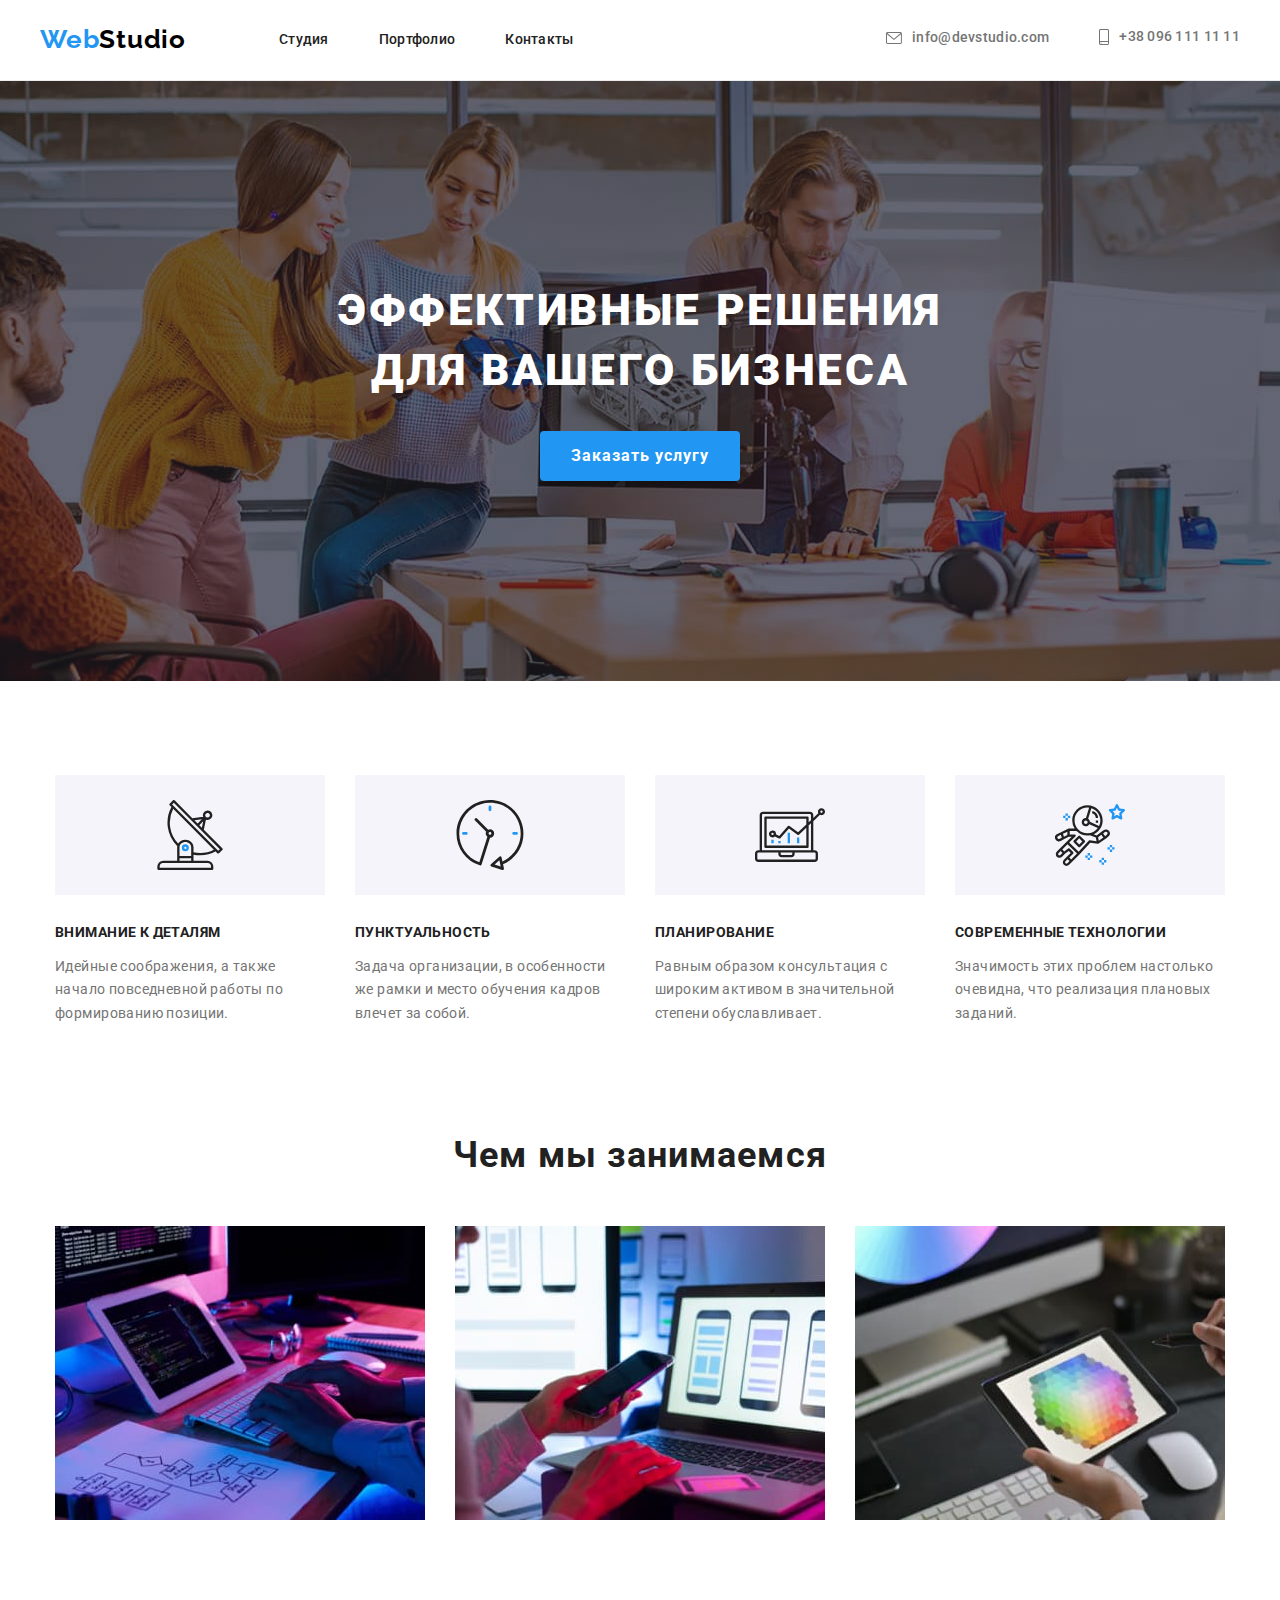
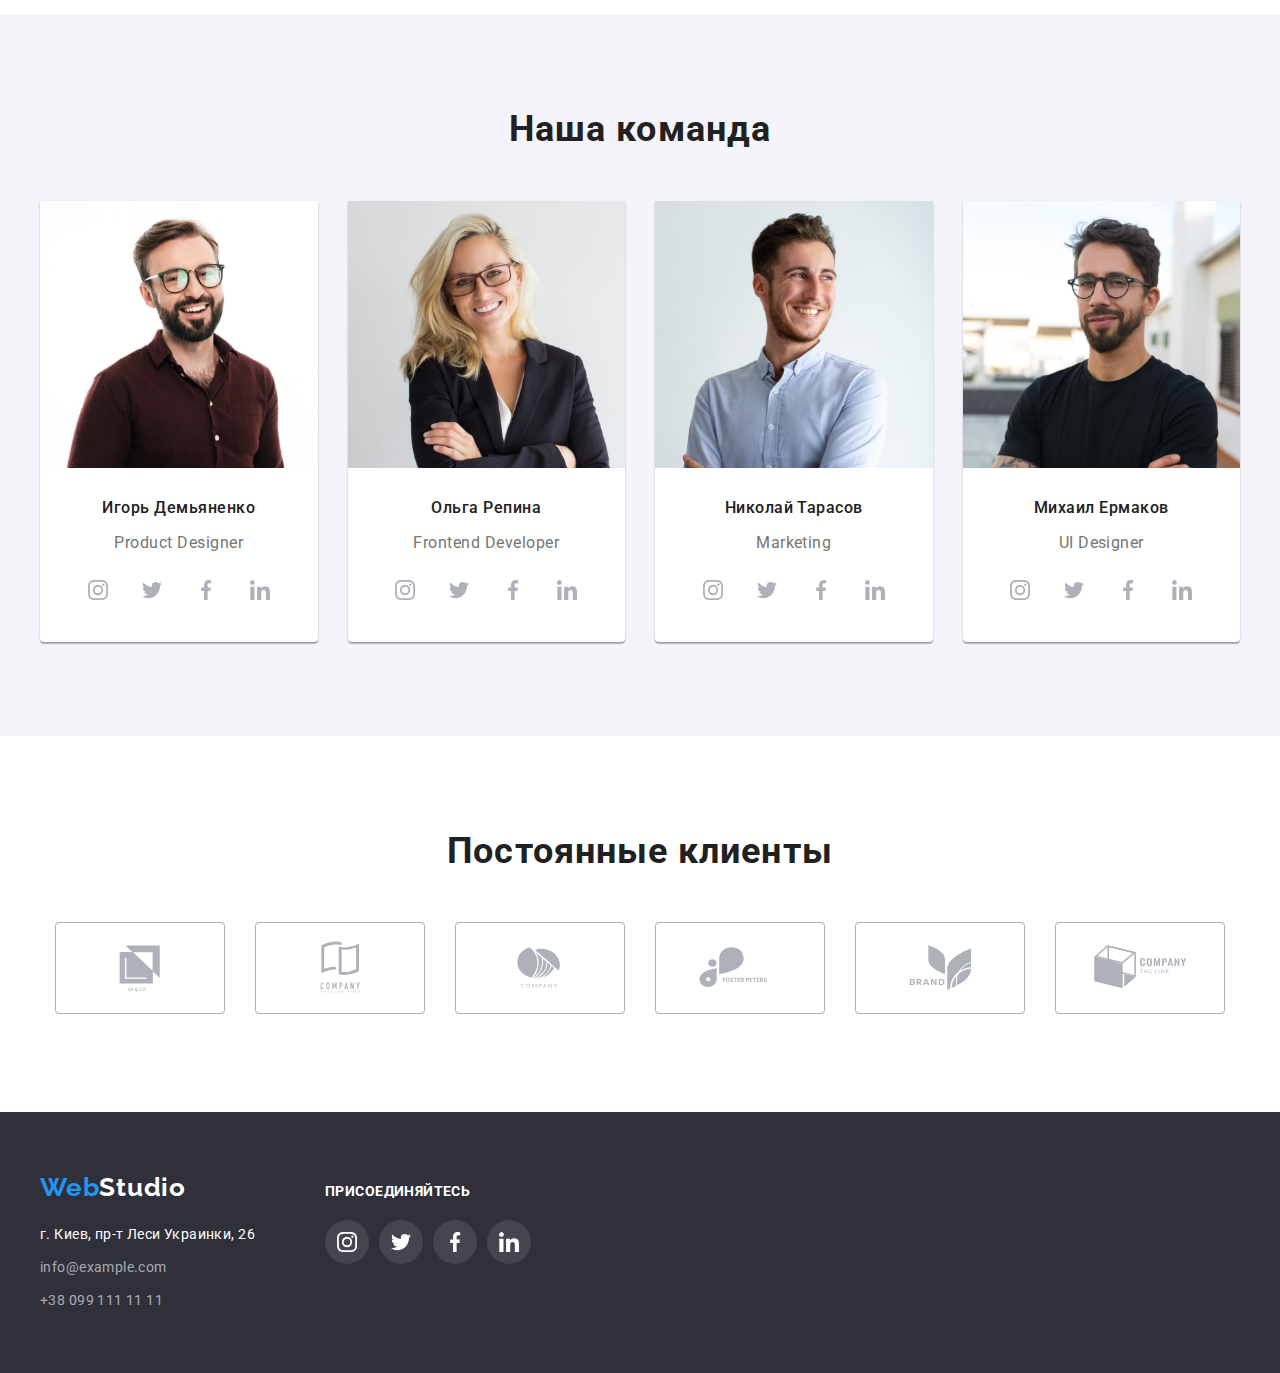
<file: index.html>
<!DOCTYPE html>
<html lang="ru">

<head>
    <meta charset="utf-8" />
    <meta name="description" content="Домашнее задание №2" />
    <title>Главная</title>
    <link rel="preconnect" href="https://fonts.googleapis.com">
    <link rel="preconnect" href="https://fonts.gstatic.com" crossorigin>
    <link
        href="https://fonts.googleapis.com/css2?family=Raleway:wght@700&family=Roboto:wght@400;500;700;900&display=swap"
        rel="stylesheet">
    <link rel="stylesheet"
        href="https://cdnjs.cloudflare.com/ajax/libs/modern-normalize/1.1.0/modern-normalize.min.css">
    <link rel="stylesheet" href="./css/styles.css">
</head>

<!-- ТЕЛО ДОКУМЕНТА -->

<body>
    <!-- ВЕРХУШКА ДОКУМЕНТА -->
    <header class="page-header">
        <!-- Навигационные ссылки -->
        <div class="container flexing-items">
            <nav class="header-navigation-container">
                <a class="logo-header" href="#" lang="en">Web<span>Studio</span></a>
                <ul class="header-links-list">
                    <li><a class="header-links" href="./index.html">Студия</a></li>
                    <li><a class="header-links" href="./portfolio.html">Портфолио</a></li>
                    <li><a class="header-links" href="№">Контакты</a></li>
                </ul>
            </nav>

            <!-- Контакты в Хедере -->
            <ul class="header-kontakts-list">
                <li><a class="header-kontakts" href="#">
                    <svg class="icon-mail" width="16" height="12">
                        <use href="./images/icons.svg#icon-mail"></use>
                    </svg>
                    info@devstudio.com
                </a></li>
                <li><a class="header-kontakts" href="#">
                    <svg class="icon-phone" width="10" height="16">
                        <use href="./images/icons.svg#icon-phone"></use>
                    </svg>
                    +38 096 111 11 11
                </a></li>
            </ul>
        </div>
    </header>

    <!-- СРЕДИННАЯ ЧАСТЬ ДОКУМЕНТА -->
    <main>
        <!-- Секция "Заказать услугу" -->
        <section class="hero-section">
            <h1 class="heading-one">Эффективные решения <br>для вашего бизнеса</h1>
            <button class="order-service-button" type="button">Заказать услугу</button>
        </section>

        <!-- Секция "Положительных характеристик -->
        <section class="characteristics section">
            <div class="container">
                <ul class="characteristics-list">
                    <li>
                        <div class="characteristics-icon">
                        <svg width="70" height="70">
                            <use href="./images/icons.svg#characteristic-01-antenna"></use>
                        </svg>
                        </div>
                        <h3>Внимание к деталям</h3>
                        <p>Идейные соображения, а также начало повседневной работы по формированию позиции.</p>
                    </li>

                    <li>
                        <div class="characteristics-icon">
                        <svg width="70" height="70">
                            <use href="./images/icons.svg#characteristic-02-clock"></use>
                        </svg>
                        </div>
                        <h3>Пунктуальность</h3>
                        <p>Задача организации, в особенности же рамки и место обучения кадров влечет за собой.</p>
                    </li>

                    <li>
                        <div class="characteristics-icon">
                        <svg width="70" height="70">
                            <use href="./images/icons.svg#characteristic-03-diagram"></use>
                        </svg>
                        </div>
                        <h3>Планирование</h3>
                        <p>Равным образом консультация с широким активом в значительной степени обуславливает.</p>
                    </li>

                    <li>
                        <div class="characteristics-icon">
                        <svg width="70" height="70">
                            <use href="./images/icons.svg#characteristic-04-astronaut"></use>
                        </svg>
                        </div>
                        <h3>Современные технологии</h3>
                        <p>Значимость этих проблем настолько очевидна, что реализация плановых заданий.</p>
                    </li>
                </ul>
            </div>
        </section>

        <!-- Секция "Чем мы занимаемся" -->
        <section class="what-we-do section">
            <div class="container">
                <h2 class="heading-two">Чем мы занимаемся</h2>
                <ul class="what-we-do-list container">
                    <li><img src="./images/box1.jpg" alt="вёрстка сайтов" width="370"></li>
                    <li><img src="./images/box2.jpg" alt="адаптивность сайтов" width="370"></li>
                    <li><img src="./images/box3.jpg" alt="создание дизайна" width="370"></li>
                </ul>
            </div>
        </section>

        <!-- Секция "Наша команда" -->
        <section class="our-team section">
            <div class="container">
                <h2 class="heading-two">Наша команда</h2>
                <ul class="our-team-list">
                    <li class="our-team-items">
                        <img src="./images/team1.jpg" alt="Игорь Демьяненко" width="270">
                        <h3>Игорь Демьяненко</h3>
                        <p lang="en">Product Designer</p>
                        <ul class="social-network-list">
                            <li><a class="social-network-links" href="#">
                                <svg class="social-network-icons" width="44" height="44">
                                    <use href="./images/icons.svg#icon-social-instagram"></use>
                                </svg>
                            </a></li>
                            <li><a class="social-network-links" href="#">
                                <svg class="social-network-icons" width="44" height="44">
                                    <use href="./images/icons.svg#icon-social-twitter"></use>
                                </svg>
                            </a></li>
                            <li><a class="social-network-links" href="#">
                                <svg class="social-network-icons" width="44" height="44">
                                    <use href="./images/icons.svg#icon-social-facebook"></use>
                                </svg>
                            </a></li>
                            <li><a class="social-network-links" href="#">
                                <svg class="social-network-icons" width="44" height="44">
                                    <use href="./images/icons.svg#icon-social-in"></use>
                                </svg>
                            </a></li>
                        </ul>
                    </li>

                    <li class="our-team-items">
                        <img src="./images/team2.jpg" alt="Ольга Репина" width="270">
                        <h3>Ольга Репина</h3>
                        <p lang="en">Frontend Developer</p>
                        <ul class="social-network-list">
                            <li><a class="social-network-links" href="#">
                                <svg class="social-network-icons" width="44" height="44">
                                    <use href="./images/icons.svg#icon-social-instagram"></use>
                                </svg>
                            </a></li>
                            <li><a class="social-network-links" href="#">
                                <svg class="social-network-icons" width="44" height="44">
                                    <use href="./images/icons.svg#icon-social-twitter"></use>
                                </svg>
                            </a></li>
                            <li><a class="social-network-links" href="#">
                                <svg class="social-network-icons" width="44" height="44">
                                    <use href="./images/icons.svg#icon-social-facebook"></use>
                                </svg>
                            </a></li>
                            <li><a class="social-network-links" href="#">
                                <svg class="social-network-icons" width="44" height="44">
                                    <use href="./images/icons.svg#icon-social-in"></use>
                                </svg>
                            </a></li>
                        </ul>
                        </li>
                    </li>

                    <li class="our-team-items">
                        <img src="./images/team3.jpg" alt="Николай Тарасов" width="270">
                        <h3>Николай Тарасов</h3>
                        <p lang="en">Marketing</p>
                        <ul class="social-network-list">
                            <li><a class="social-network-links" href="#">
                                <svg class="social-network-icons" width="44" height="44">
                                    <use href="./images/icons.svg#icon-social-instagram"></use>
                                </svg>
                            </a></li>
                            <li><a class="social-network-links" href="#">
                                <svg class="social-network-icons" width="44" height="44">
                                    <use href="./images/icons.svg#icon-social-twitter"></use>
                                </svg>
                            </a></li>
                            <li><a class="social-network-links" href="#">
                                <svg class="social-network-icons" width="44" height="44">
                                    <use href="./images/icons.svg#icon-social-facebook"></use>
                                </svg>
                            </a></li>
                            <li><a class="social-network-links" href="#">
                                <svg class="social-network-icons" width="44" height="44">
                                    <use href="./images/icons.svg#icon-social-in"></use>
                                </svg>
                            </a></li>
                        </ul>
                        </li>

                    <li class="our-team-items">
                        <img src="./images/team4.jpg" alt="Михаил Ермаков" width="270">
                        <h3>Михаил Ермаков</h3>
                        <p lang="en">UI Designer</p>
                        <ul class="social-network-list">
                            <li><a class="social-network-links" href="#">
                                <svg class="social-network-icons" width="44" height="44">
                                    <use href="./images/icons.svg#icon-social-instagram"></use>
                                </svg>
                            </a></li>
                            <li><a class="social-network-links" href="#">
                                <svg class="social-network-icons" width="44" height="44">
                                    <use href="./images/icons.svg#icon-social-twitter"></use>
                                </svg>
                            </a></li>
                            <li><a class="social-network-links" href="#">
                                <svg class="social-network-icons" width="44" height="44">
                                    <use href="./images/icons.svg#icon-social-facebook"></use>
                                </svg>
                            </a></li>
                            <li><a class="social-network-links" href="#">
                                <svg class="social-network-icons" width="44" height="44">
                                    <use href="./images/icons.svg#icon-social-in"></use>
                                </svg>
                            </a></li>
                        </ul>
                        </li>
                </ul>
            </div>
        </section>

        <section class="regular-customers">
            <div class="container section">
                <h2 class="heading-two">Постоянные клиенты</h2>
                <ul>
                    <li><a href="#">
                        <svg class="regular-customers-icon" width="106" height="60">
                            <use href="./images/icons.svg#customers-01"></use>
                        </svg>
                    </a></li>
                    <li><a href="#">
                        <svg class="regular-customers-icon" width="106" height="60">
                            <use href="./images/icons.svg#customers-02"></use>
                        </svg>
                    </a></li>
                    <li><a href="#">
                        <svg class="regular-customers-icon" width="106" height="60">
                            <use href="./images/icons.svg#customers-03"></use>
                        </svg>
                    </a></li>
                    <li><a href="#">
                        <svg class="regular-customers-icon" width="106" height="60">
                            <use href="./images/icons.svg#customers-04"></use>
                        </svg>
                    </a></li>
                    <li><a href="#">
                        <svg class="regular-customers-icon" width="106" height="60">
                            <use href="./images/icons.svg#customers-05"></use>
                        </svg>
                    </a></li>
                    <li><a href="#">
                        <svg class="regular-customers-icon" width="106" height="60">
                            <use href="./images/icons.svg#customers-06"></use>
                        </svg>
                    </a></li>

                </ul>
            </div>
        </section>
    </main>

    <!-- НИЗУШКА ДОКУМЕНТА -->
    <footer class="page-footer">
        <div class="page-footer-list container">
            <div>
                <a class="logo-footer" href="#" lang="en">Web<span>Studio</span></a>
                <!-- Контакты в Футере -->
                <address>
                    <ul class="footer-address-list">
                        <li><a class="footer-location" href="#">г. Киев, пр-т Леси Украинки, 26</a></li>
                        <li><a class="footer-kontakts" href="#">info@example.com</a></li>
                        <li><a class="footer-kontakts" href="#">+38 099 111 11 11</a></li>
                    </ul>
                </address>
            </div>

            <section class="join">
                <h3>присоединяйтесь</h3>
                <ul class="social-network-list">
                    <li><a class="join-social-network-links" href="#">
                            <svg class="social-network-icons" width="44" height="44">
                                <use href="./images/icons.svg#icon-social-instagram"></use>
                            </svg>
                        </a></li>
                    <li><a class="join-social-network-links" href="#">
                            <svg class="social-network-icons" width="44" height="44">
                                <use href="./images/icons.svg#icon-social-twitter"></use>
                            </svg>
                        </a></li>
                    <li><a class="join-social-network-links" href="#">
                            <svg class="social-network-icons" width="44" height="44">
                                <use href="./images/icons.svg#icon-social-facebook"></use>
                            </svg>
                        </a></li>
                    <li><a class="join-social-network-links" href="#">
                            <svg class="social-network-icons" width="44" height="44">
                                <use href="./images/icons.svg#icon-social-in"></use>
                            </svg>
                        </a>
                    </li>
                </ul>
            </section>
        </div>
    </footer>
</body>

</html>
</file>
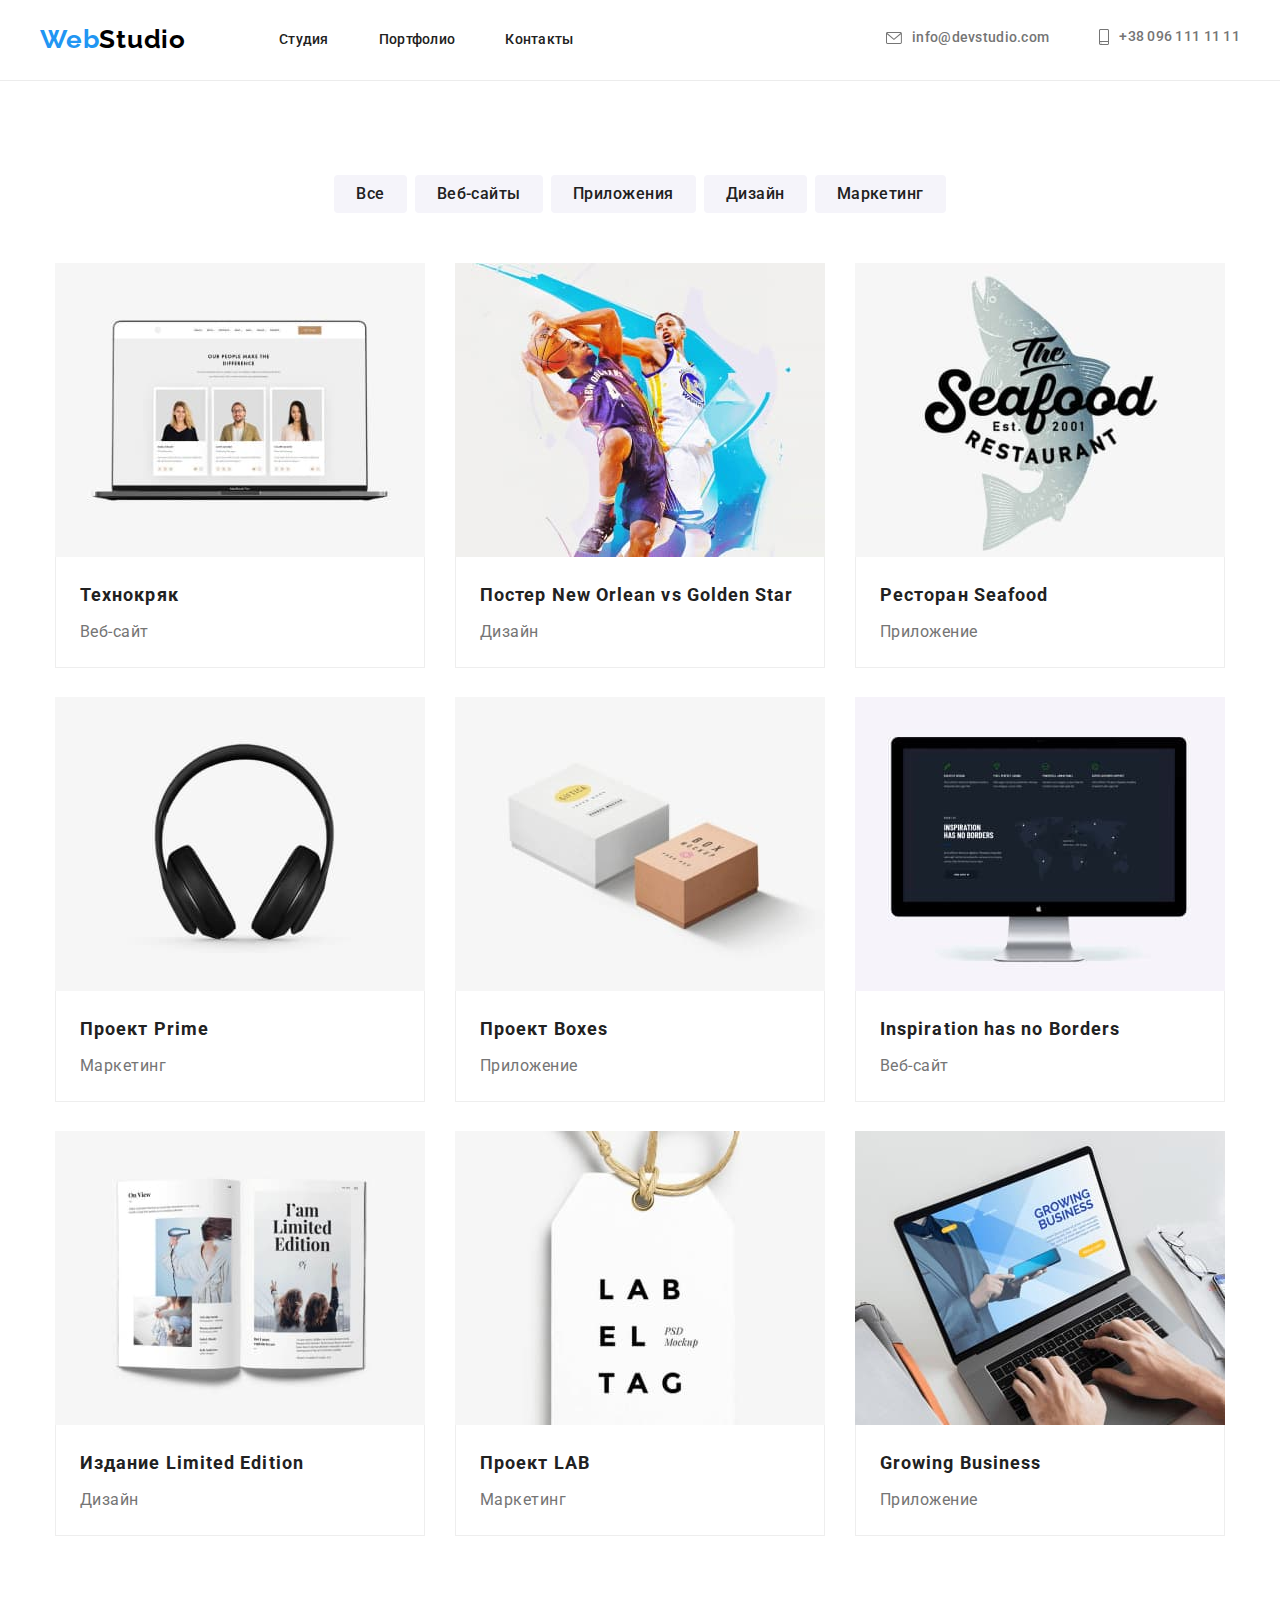
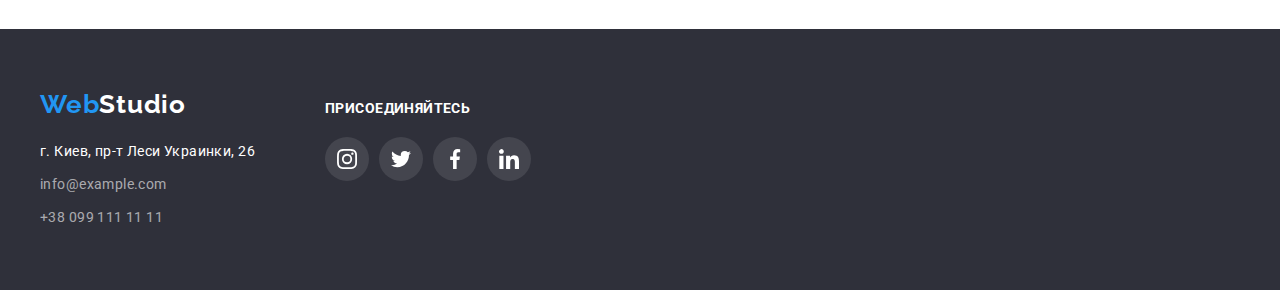
<file: portfolio.html>
<!DOCTYPE html>
<html lang="ru">

<head>
    <meta charset="utf-8" />
    <meta name="description" content="Домашнее задание №2" />
    <title>Портфолио</title>
    <link rel="preconnect" href="https://fonts.googleapis.com">
    <link rel="preconnect" href="https://fonts.gstatic.com" crossorigin>
    <link
        href="https://fonts.googleapis.com/css2?family=Raleway:wght@700&family=Roboto:wght@400;500;700;900&display=swap"
        rel="stylesheet">
    <link rel="stylesheet"
        href="https://cdnjs.cloudflare.com/ajax/libs/modern-normalize/1.1.0/modern-normalize.min.css">
    <link rel="stylesheet" href="./css/styles.css">
</head>

<!-- ТЕЛО ДОКУМЕНТА -->

<body>
    <!-- ВЕРХУШКА ДОКУМЕНТА -->
    <header class="page-header">
        <!-- Навигационные ссылки -->
        <div class="container flexing-items">
            <nav class="header-navigation-container">
                <a class="logo-header" href="#" lang="en">Web<span>Studio</span></a>
                <ul class="header-links-list">
                    <li><a class="header-links" href="./index.html">Студия</a></li>
                    <li><a class="header-links" href="./portfolio.html">Портфолио</a></li>
                    <li><a class="header-links" href="№">Контакты</a></li>
                </ul>
            </nav>
    
            <!-- Контакты в Хедере -->
            <ul class="header-kontakts-list">
                <li><a class="header-kontakts" href="#">
                    <svg class="icon-mail" width="16" height="12">
                        <use href="./images/icons.svg#icon-mail"></use>
                    </svg>
                    info@devstudio.com
                </a></li>
                <li><a class="header-kontakts" href="#">
                    <svg class="icon-phone" width="10" height="16">
                        <use href="./images/icons.svg#icon-phone"></use>
                    </svg>
                    +38 096 111 11 11
                </a></li>
            </ul>
        </div>
    </header>

    <!-- СРЕДИННАЯ ЧАСТЬ ДОКУМЕНТА -->
    <main class="portfolio">

        <!-- Фильтр-Кнопки -->
        <section class="section">
            <div class="container">
                <h4 class="invisible-heading">фильтр-кнопки</h4>
                <ul class="filter-buttons-list">
                    <li class="filter-buttons-items"><button class="filter-buttons" type="button">Все</button></li>
                    <li class="filter-buttons-items"><button class="filter-buttons" type="button">Веб-сайты</button></li>
                    <li class="filter-buttons-items"><button class="filter-buttons" type="button">Приложения</button></li>
                    <li class="filter-buttons-items"><button class="filter-buttons" type="button">Дизайн</button></li>
                    <li class="filter-buttons-items"><button class="filter-buttons" type="button">Маркетинг</button></li>
                </ul>
            </div>

            <!-- Изображения Портфолио -->
            <div class="portfolio-list-container">
                <ul class="portfolio-list">
                    <li class="portfolio-items">
                        <a href="#">
                            <img src="./images/portf-01.jpg" alt="Технокряк" width="370">
                            <div class="portfolio-items-border">
                                <h3>Технокряк</h3>
                                <p>Веб-сайт</p>
                            </div>
                        </a>
                    </li>

                    <li class="portfolio-items">
                        <a href="#">
                            <img src="./images/portf-02.jpg" alt="Постер New Orlean vs Golden Star" width="370">
                            <div class="portfolio-items-border">
                                <h3>Постер New Orlean vs Golden Star</h3>
                                <p>Дизайн</p>
                            </div>
                        </a>
                    </li>

                    <li class="portfolio-items">
                        <a href="#">
                            <img src="./images/portf-03.jpg" alt="Ресторан Seafood" width="370">
                            <div class="portfolio-items-border">
                                <h3>Ресторан Seafood</h3>
                                <p>Приложение</p>
                            </div>
                        </a>
                    </li>

                    <li class="portfolio-items">
                        <a href="#">
                            <img src="./images/portf-04.jpg" alt="Проект Prime" width="370">
                            <div class="portfolio-items-border">
                                <h3>Проект Prime</h3>
                                <p>Маркетинг</p>
                            </div>
                        </a>
                    </li>

                    <li class="portfolio-items">
                        <a href="#">
                            <img src="./images/portf-05.jpg" alt="Проект Boxes" width="370">
                            <div class="portfolio-items-border">
                                <h3>Проект Boxes</h3>
                                <p>Приложение</p>
                            </div>
                        </a>
                    </li>

                    <li class="portfolio-items">
                        <a href="#">
                            <img src="./images/portf-06.jpg" alt="Inspiration has no Borders" width="370">
                            <div class="portfolio-items-border">
                                <h3>Inspiration has no Borders</h3>
                                <p>Веб-сайт</p>
                            </div>
                        </a>
                    </li>

                    <li class="portfolio-items">
                        <a href="#">
                            <img src="./images/portf-07.jpg" alt="Издание Limited Edition" width="370">
                            <div class="portfolio-items-border">
                                <h3>Издание Limited Edition</h3>
                                <p>Дизайн</p>
                            </div>
                        </a>
                    </li>

                    <li class="portfolio-items">
                        <a href="#">
                            <img src="./images/portf-08.jpg" alt="Проект LAB" width="370">
                            <div class="portfolio-items-border">
                                <h3>Проект LAB</h3>
                                <p>Маркетинг</p>
                            </div>
                        </a>
                    </li>

                    <li class="portfolio-items">
                        <a href="#">
                            <img src="./images/portf-09.jpg" alt="Growing Business" width="370">
                            <div class="portfolio-items-border">
                                <h3>Growing Business</h3>
                                <p>Приложение</p>
                            </div>
                        </a>
                    </li>
                </ul>
            </div>
        </section>

    </main>

    <!-- НИЗУШКА ДОКУМЕНТА -->
    <footer class="page-footer">
        <div class="page-footer-list container">
            <div>
                <a class="logo-footer" href="#" lang="en">Web<span>Studio</span></a>
                <!-- Контакты в Футере -->
                <address>
                    <ul class="footer-address-list">
                        <li><a class="footer-location" href="#">г. Киев, пр-т Леси Украинки, 26</a></li>
                        <li><a class="footer-kontakts" href="#">info@example.com</a></li>
                        <li><a class="footer-kontakts" href="#">+38 099 111 11 11</a></li>
                    </ul>
                </address>
            </div>
    
            <section class="join">
                <h3>присоединяйтесь</h3>
                <ul class="social-network-list">
                    <li><a class="join-social-network-links" href="#">
                            <svg class="social-network-icons" width="44" height="44">
                                <use href="./images/icons.svg#icon-social-instagram"></use>
                            </svg>
                        </a></li>
                    <li><a class="join-social-network-links" href="#">
                            <svg class="social-network-icons" width="44" height="44">
                                <use href="./images/icons.svg#icon-social-twitter"></use>
                            </svg>
                        </a></li>
                    <li><a class="join-social-network-links" href="#">
                            <svg class="social-network-icons" width="44" height="44">
                                <use href="./images/icons.svg#icon-social-facebook"></use>
                            </svg>
                        </a></li>
                    <li><a class="join-social-network-links" href="#">
                            <svg class="social-network-icons" width="44" height="44">
                                <use href="./images/icons.svg#icon-social-in"></use>
                            </svg>
                        </a>
                    </li>
                </ul>
            </section>
            </div>
            </footer>
</body>

</html>
</file>
<file: css/styles.css>
body {
  background-color: var(--bg-color-main);
  font-family: "Roboto", sans-serif;
  color: var(--text-color-second);
  margin: 0px;
}

img {
  display: block;
  width: 100%;
  height: auto;
}

.container {
  width: 1200px;
  margin-left: auto;
  margin-right: auto;
}

.section {
  padding-top: 94px;
  padding-bottom: 94px;
}

.flexing-items {
  display: flex;
}

:root {
  /* Хроматические Цвета */
  --chromatic-color: #2196f3;
  --chromatic-color-hover: #188ce8;
  /* Цвета логотипов в Хедере и Футере */
  --logo-header: #000000;
  --logo-footer: #ffffff;
  /* Цвета теней и границ */
  --button-shadow: rgba(0%, 0%, 0%, 15%);
  --filter-buttons-shadow: 0px 3px 1px rgba(0, 0, 0, 0.1),
    0px 1px 2px rgba(0, 0, 0, 0.08), 0px 2px 2px rgba(0, 0, 0, 0.12);
  --header-border-color: #ececec;
  --portfolio-border-color: #eeeeee;
  --portfolio-items-shadow: 0px 1px 1px rgba(0, 0, 0, 0.12),
    0px 4px 4px rgba(0, 0, 0, 0.06), 1px 4px 6px rgba(0, 0, 0, 0.16);
  /* Цвета ФОНОВ и ТЕКСТА */
  --invisible-heading: rgba(0%, 0%, 0%, 0%);
  --icons-color: #afb1b8;
  --heading-color: #212121;
  --footer-kontakts-color: rgba(100%, 100%, 100%, 60%);
  --bg-join-icons: rgba(100%, 100%, 100%, 10%);
  --bg-color-first: #ffffff;
  --bg-color-second: #f5f4fa;
  --bg-color-third: #2f303a;
  --bg-color-hero: rgba(47, 48, 58, 0.4);
  --bg-color-main: #e5e5e5;
  --text-color-first: #212121;
  --text-color-second: #757575;
  --text-color-third: #ffffff;
}

/* Устранение лишнего */

a {
  font-family: "Roboto", sans-serif;
  text-decoration: none;
}

li {
  list-style-type: none;
}

ul {
  margin: 0px;
  padding-left: 0px;
}

.invisible-heading {
  display: none;
  color: var(--invisible-heading);
  font-size: 0px;
}

/* ХЕДЕР */

.page-header {
  display: flex;
  align-items: center;
  background-color: var(--bg-color-first);
  padding: 24px 0px 25px;
  border-bottom: 1px solid var(--header-border-color);
}

.header-navigation-container {
  display: flex;
  align-items: center;
  padding: 0px 0px;
}

/* логотип (в хедере) */

.logo-header {
  font-family: "Raleway", sans-serif;
  color: var(--chromatic-color);
  font-size: 26px;
  font-weight: 700;
  line-height: 1.19;
  letter-spacing: 0.03em;
}

.logo-header span {
  color: var(--logo-header);
}

/* ссылки (в хедере) */

.header-links-list {
  display: flex;
  align-items: center;
  margin-left: 93px;
}

.header-links-list li {
  align-items: center;
  margin-right: 50px;
}

.header-links-list li:last-child {
  margin-right: 0px;
}

.header-links {
  color: var(--heading-color);
  font-size: 14px;
  font-weight: 500;
  line-height: 1.14;
  letter-spacing: 0.02em;
}

.header-links:hover,
.header-links:focus {
  color: var(--chromatic-color);
}

.header-kontakts-list {
  display: inline-flex;
  align-items: center;
  margin-left: auto;
}

.header-kontakts-list li {
  margin-right: 50px;
}

.header-kontakts-list li:last-child {
  margin-right: 0px;
}

.header-kontakts {
  display: inline-flex;
  align-items: center;
  color: var(--text-color-second);
  font-size: 14px;
  font-weight: 500;
  line-height: 1.14;
  letter-spacing: 0.02em;
}

.header-kontakts:hover,
.header-kontakts:focus {
  color: var(--chromatic-color);
}

.icon-mail {
  display: block;
  fill: currentColor;
  min-width: 16px;
  min-height: 12px;
  margin-right: 10px;
}

.icon-phone {
  display: block;
  fill: currentColor;
  min-width: 10px;
  min-height: 16px;
  margin-right: 10px;
}

/* ФУТЕР */

.page-footer {
  display: flex;
  background-color: var(--bg-color-third);
  align-items: center;
  padding: 60px 0px;
}

.page-footer-list {
  display: flex;
  align-items: baseline;
}

.footer-address-list {
  margin-top: 20px;
}

.footer-address-list li {
  margin-bottom: 9px;
}

.footer-address-list li:last-child {
  margin-bottom: 0px;
}

/* логотип (в футере) */

.logo-footer {
  font-family: "Raleway", sans-serif;
  color: var(--chromatic-color);
  font-size: 26px;
  font-weight: 700;
  line-height: 1.19;
  letter-spacing: 0.03em;
}

.logo-footer span {
  color: var(--logo-footer);
}

/* ссылки (в футере) */

.footer-location {
  color: var(--text-color-third);
  font-size: 14px;
  font-weight: 400;
  font-style: normal;
  line-height: 1.71;
  letter-spacing: 0.03em;
}

.footer-kontakts {
  color: var(--footer-kontakts-color);
  font-size: 14px;
  font-weight: 400;
  font-style: normal;
  line-height: 1.71;
  letter-spacing: 0.03em;
}

.footer-kontakts:hover,
.footer-kontakts:focus {
  color: var(--text-color-third);
}

/* социальные сети в футере */

.join {
  display: inline;
  margin-left: 70px;
}

.join h3 {
  color: var(--text-color-third);
  font-style: normal;
  font-weight: 700;
  font-size: 14px;
  line-height: 1.14;
  letter-spacing: 0.03em;
  text-transform: uppercase;
  margin: 0px 0px 20px 0px;
}

/* Иконки Социальных Сетей */

.social-network-list {
  display: flex;
  justify-content: center;
}

.social-network-list li {
  margin-right: 10px;
  cursor: pointer;
}

.social-network-list li:last-child {
  margin-right: 0px;
}

.social-network-icons {
  fill: currentColor;
}

.social-network-links {
  display: flex;
  color: var(--icons-color);
  background-color: var(--bg-color-first);
  border-radius: 50%;
  width: 44px;
  height: 44px;
}

.social-network-links:hover,
.social-network-links:focus {
  color: var(--text-color-third);
  background-color: var(--chromatic-color);
}

.join-social-network-links {
  display: flex;
  color: var(--text-color-third);
  background-color: var(--bg-join-icons);
  border-radius: 50%;
  width: 44px;
  height: 44px;
}

.join-social-network-links:hover,
.join-social-network-links:focus {
  color: var(--text-color-third);
  background-color: var(--chromatic-color);
}

/* ГЛАВНАЯ */

/* Заголовки уровней 1 и 2 */

.heading-one {
  color: var(--text-color-third);
  font-size: 44px;
  font-weight: 900;
  line-height: 1.36;
  letter-spacing: 0.06em;
  text-transform: uppercase;
  text-align: center;
  margin-top: 0px;
  margin-bottom: 30px;
}

.heading-two {
  color: var(--heading-color);
  font-weight: 700;
  font-size: 36px;
  line-height: 1.17;
  letter-spacing: 0.03em;
  text-align: center;
  margin-top: 0px;
  margin-bottom: 50px;
}

/* Секция "Героя" */

.hero-section {
  background-image: linear-gradient(
      to right,
      var(--bg-color-hero),
      var(--bg-color-hero)
    ),
    url("../images/bg-hero.jpg");
  background-position: center;
  background-size: cover;
  background-repeat: no-repeat;
  background-color: var(--bg-color-third);
  padding-top: 200px;
  padding-bottom: 200px;
  text-align: center;
}

.order-service-button {
  background-color: var(--chromatic-color);
  width: 200px;
  height: 50px;
  box-shadow: 0px 4px 4px var(--button-shadow);
  border-radius: 4px;
  border: none;
  color: var(--text-color-third);
  font-style: normal;
  font-weight: 700;
  font-size: 16px;
  line-height: 1.87;
  text-align: center;
  letter-spacing: 0.06em;
  cursor: pointer;
}

.order-service-button:hover,
.order-service-button:focus {
  background-color: var(--chromatic-color-hover);
}

/* Секция Положительных Характеристик */

.characteristics {
  background-color: var(--bg-color-first);
}

.characteristics.section {
  padding-bottom: 0px;
}

.characteristics-list {
  display: flex;
  justify-content: center;
}

.characteristics-list li {
  width: 270px;
  margin-right: 30px;
}

.characteristics-list li:last-child {
  margin-right: 0px;
}

.characteristics-list h3 {
  color: var(--heading-color);
  font-size: 14px;
  font-weight: 700;
  line-height: 1.14;
  letter-spacing: 0.03em;
  text-transform: uppercase;
  margin: 0px;
}

.characteristics-list p {
  font-size: 14px;
  line-height: 1.71;
  letter-spacing: 0.03em;
}

.characteristics-icon {
  display: flex;
  align-items: center;
  justify-content: center;
  background-color: var(--bg-color-second);
  width: 270px;
  height: 120px;
  margin-bottom: 30px;
}

/* Секция "ЧЕМ МЫ ЗАНИМАЕМСЯ" */

.what-we-do {
  background-color: var(--bg-color-first);
}

.what-we-do-list {
  display: flex;
  justify-content: center;
}

.what-we-do-list li {
  justify-content: center;
  margin-right: 30px;
}

.what-we-do-list li:last-child {
  margin-right: 0px;
}

/* Секция "Наша Команда" */

.our-team {
  background-color: var(--bg-color-second);
  letter-spacing: 0.03em;
}

.our-team-list {
  display: flex;
  justify-content: center;
}

.our-team-items {
  background-color: var(--bg-color-first);
  box-shadow: 0px 1px 3px rgba(0, 0, 0, 0.12), 0px 1px 1px rgba(0, 0, 0, 0.14),
    0px 2px 1px rgba(0, 0, 0, 0.2);
  border-radius: 0px 0px 4px 4px;
  margin-right: 30px;
  padding-bottom: 30px;
}

.our-team-items:last-child {
  margin-right: 0px;
}

.our-team h3 {
  color: var(--heading-color);
  font-weight: 500;
  font-size: 16px;
  line-height: 1.19;
  text-align: center;
  margin: 30px 0px 10px 0px;
}

.our-team p {
  font-size: 16px;
  line-height: 1.19;
  text-align: center;
}

/* Секция "Постоянные Клиенты" */

.regular-customers {
  background-color: var(--bg-color-first);
}

.regular-customers ul {
  display: flex;
  justify-content: center;
  margin: 0px;
}

.regular-customers li {
  display: flex;
  justify-content: center;
  cursor: pointer;
  margin-right: 30px;
  border-radius: 50%;
}

.regular-customers li:last-child {
  margin-right: 0px;
}

.regular-customers a {
  color: var(--icons-color);
}

.regular-customers a:hover,
.regular-customers a:focus {
  color: var(--chromatic-color);
}

.regular-customers-icon {
  fill: currentColor;
  width: 170px;
  height: 92px;
  border: 1px solid currentColor;
  box-sizing: border-box;
  border-radius: 4px;
}

/* ПОРТФОЛИО */

.portfolio {
  background-color: var(--bg-color-first);
}

/* Фильтр-Кнопки страницы "Портфолио" */

.filter-buttons-list {
  display: flex;
  margin-bottom: 50px;
  justify-content: center;
}

.filter-buttons-items {
  margin-right: 8px;
}

.filter-buttons-items:last-child {
  margin-right: 0px;
}

.filter-buttons {
  background-color: var(--bg-color-second);
  font-family: "Roboto", sans-serif;
  color: var(--text-color-first);
  font-weight: 500;
  font-size: 16px;
  line-height: 1.62;
  letter-spacing: 0.03em;
  font-style: normal;
  text-align: center;
  padding: 6px 22px;
  border-radius: 4px;
  border: none;
  cursor: pointer;
}

.filter-buttons:hover,
.filter-buttons:focus {
  background-color: var(--chromatic-color);
  box-shadow: var(--filter-buttons-shadow);
  color: var(--text-color-third);
}

/* Элементы страницы "Портфолио" */

.portfolio-list-container {
  width: 1170px;
  margin-left: auto;
  margin-right: auto;
}

.portfolio-list {
  display: flex;
  flex-wrap: wrap;
  margin-right: -30px;
}

.portfolio-items {
  display: flex;
  background-color: var(--bg-color-first);
  flex-basis: calc((100% - 60px) / 3);
  max-width: 370px;
  height: 404px;
  margin-bottom: 30px;
  margin-right: 30px;
  text-align: left;
}

.portfolio-items-border {
  box-sizing: border-box;
  padding: 20px 24px;
  border: 1px solid var(--portfolio-border-color);
  border-top: 0px;
}

.portfolio-items:hover,
.portfolio-items:focus {
  box-shadow: var(--portfolio-items-shadow);
}

.portfolio-items:nth-child(3n + 3) {
  margin-right: 0px;
}

.portfolio-items:nth-last-child(-n + 3) {
  margin-bottom: 0px;
}

.portfolio-items h3 {
  display: flex;
  color: var(--text-color-first);
  font-weight: 700;
  font-size: 18px;
  line-height: 2;
  letter-spacing: 0.06em;
  margin: 0px 0px 4px 0px;
}

.portfolio-items p {
  color: var(--text-color-second);
  font-size: 16px;
  line-height: 1.87;
  letter-spacing: 0.03em;
  margin: 0px;
}
</file>
